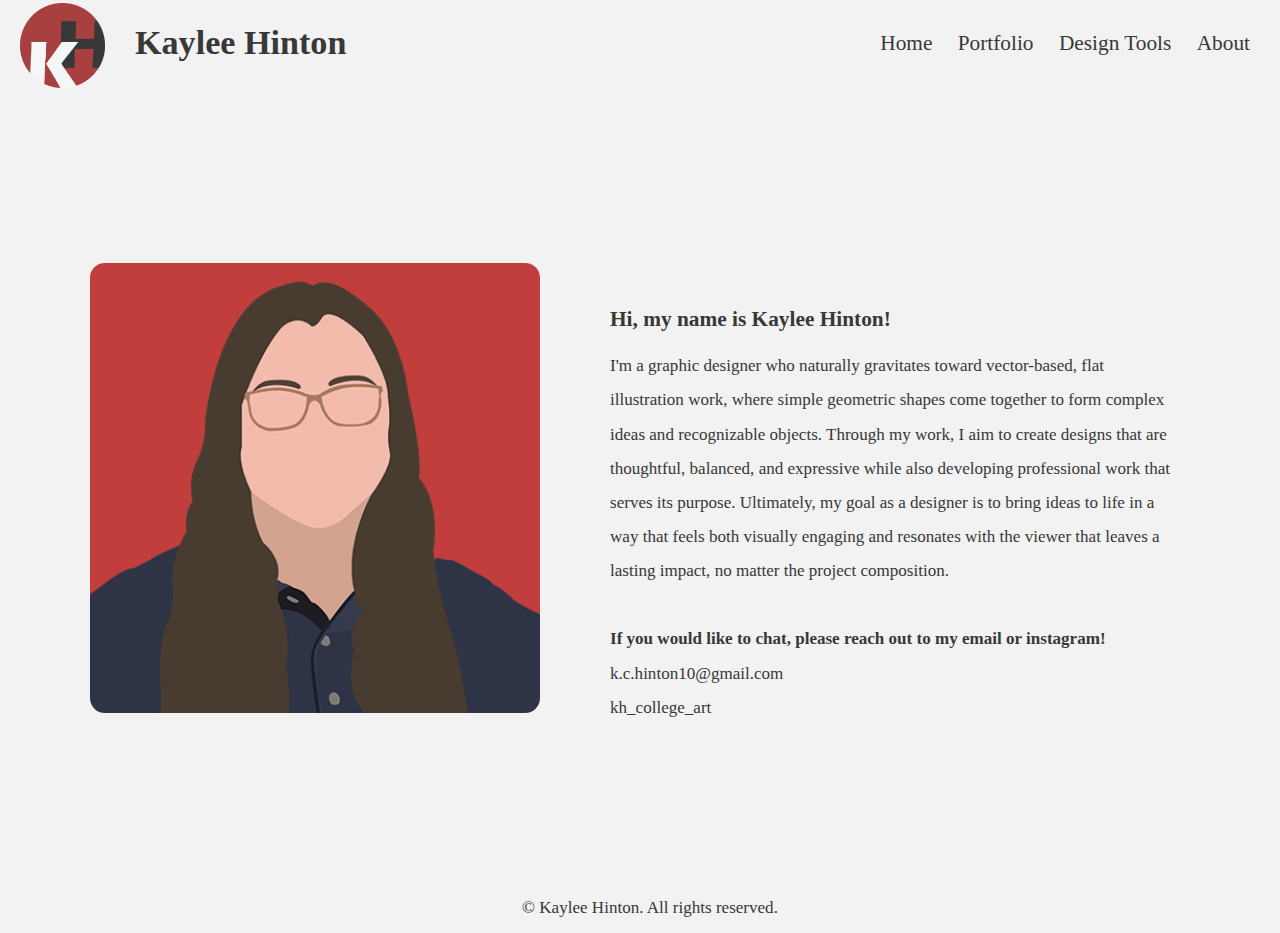
<file: about.html>
<!doctype html>
<html>
    <head>
        <meta charset="UTF-8">
        <title>Kaylee Hinton</title>
        <link rel="stylesheet" href="style.css">
    </head>

    <body>

        <nav class="navbar">
            <div class="brand">
                <a href="index.html"><img src="artwork/logo.png" alt="Personal Logo" class="logo"></a>
                <span class="name">Kaylee Hinton</span>
            </div>

            <ul id="nav">
                <li><a href="index.html"> Home </a></li>
                <li><a href="portfolio.html"> Portfolio </a></li> 
                <li><a href="tools.html"> Design Tools </a></li>
                <li><a href="about.html">About</a></li>
            </ul>
        </nav>

    
        <div id="pagewrap">

            <div class="about_me">

                <div id="portrait">
                    <img src="artwork/self-portrait.png" alt="Self Portrait">
                </div>

                <div id="about_text">
                    <h1>
                        Hi, my name is Kaylee Hinton!
                    </h1>
                    <p class="about">
                        I'm a graphic designer who naturally gravitates toward vector-based, flat illustration work, 
                        where simple geometric shapes come together to form complex ideas and recognizable objects. 
                        Through my work, I aim to create designs that are thoughtful, balanced, and expressive while also 
                        developing professional work that serves its purpose. Ultimately, my goal as a designer is to bring 
                        ideas to life in a way that feels both visually engaging and resonates with the viewer that leaves a 
                        lasting impact, no matter the project composition.

                        <br>
                        <br>
                        <span class="reach_out">If you would like to chat, please reach out to my email or instagram!</span>
                        <br>

                        <a href="mailto:k.c.hinton10@gmail.com" rel="noopener noreferrer">k.c.hinton10@gmail.com</a>
                        <br>
                        <a href="https://www.instagram.com/kh_college_art/" target="_blank">kh_college_art</a>
                    </p>

                </div>

            </div>

        </div>

        <footer>
            <span class="footer_name">© Kaylee Hinton. All rights reserved.</span>
        </footer>

    </body>






</html>
</file>
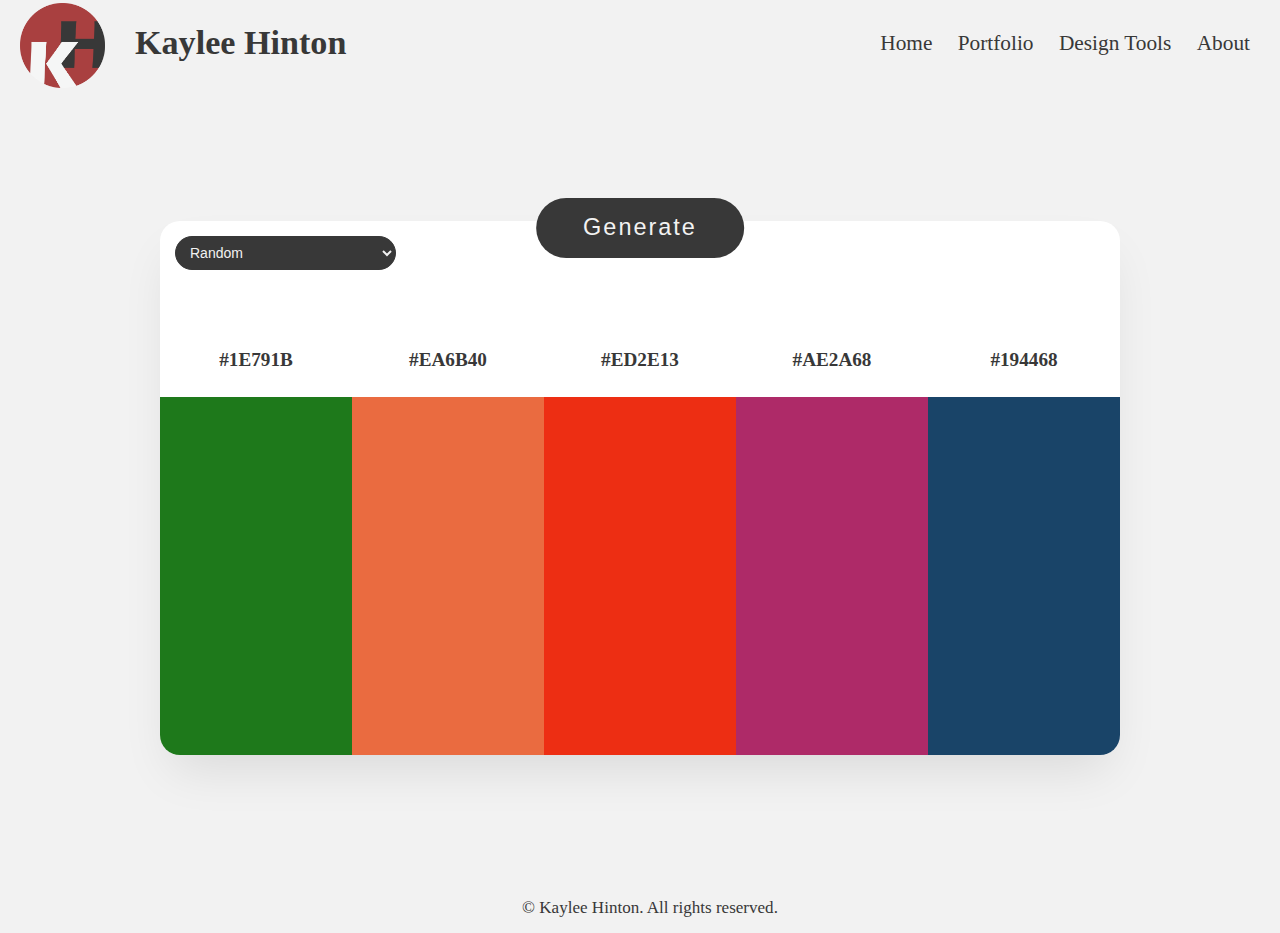
<file: color-palette.html>
<!doctype html>
<html>
    <head>
        <meta charset="UTF-8">
        <title>Kaylee Hinton</title>
        <link rel="stylesheet" href="style.css">
    </head>

    <body>
        <nav class="navbar">
            <div class="brand">
                <a href="index.html"><img src="artwork/logo.png" alt="Personal Logo" class="logo"></a>
                <span class="name">Kaylee Hinton</span>
            </div>

            <ul id="nav">
                <li><a href="index.html"> Home </a></li>
                <li><a href="portfolio.html"> Portfolio </a></li> <!--go to a page with different places to click for each group instead of drop down-->
                <li><a href="tools.html"> Design Tools </a></li> <!-- Follow Portfolio layout-->
                <li><a href="about.html">About</a></li>
            </ul>
        </nav>
    
        <div id="pagewrap">

            <div class="palette">

                <div id="harmonyOptions">
                    <select id="harmonySelect">
                        <option value="none">Random</option>
                        <option value="analogous">Analogous</option>
                        <option value="complementary">Complementary</option>
                        <option value="dscomplementary">Double Split Complementary</option>
                        <option value="rectangle">Rectangle</option>
                        <option value="splitcomplementary">Split Complementary</option>
                        <option value="tetradic">Tetradic</option>
                        <option value="triad">Triad</option>
                    </select>
                </div>

                <button id="generateButton">Generate</button>

                <div class="colors">
                    <div class="color-container">
                        <h4 class="hex">#1234</h4>
                        <div class="color"></div>
                        <div class="lock-wrap">
                            <img class="lock-icon" src="artwork/Lock.png">
                        </div>
                    </div>

                    <div class="color-container">
                        <h4 class="hex">#1234</h4>
                        <div class="color"></div>
                        <div class="lock-wrap">
                            <img class="lock-icon" src="artwork/Lock.png">
                        </div>
                    </div>

                    <div class="color-container">
                        <h4 class="hex">#1234</h4>
                        <div class="color"></div>
                        <div class="lock-wrap">
                            <img class="lock-icon" src="artwork/Lock.png">
                        </div>
                    </div>

                    <div class="color-container">
                        <h4 class="hex">#1234</h4>
                        <div class="color"></div>
                        <div class="lock-wrap">
                            <img class="lock-icon" src="artwork/Lock.png">
                        </div>
                    </div>

                    <div class="color-container">
                        <h4 class="hex">#1234</h4>
                        <div class="color"></div>
                        <div class="lock-wrap">
                            <img class="lock-icon" src="artwork/Lock.png">
                        </div>
                    </div>
                </div>
            </div>

            <div id="customColorPicker">

                <canvas id="colorCanvas" width="220" height="200"></canvas>

                    <div class="hue-slider">
                        <div class="hue-bar"></div>
                        <div class="hue-handle"></div>

                    </div>

                    <div id="previewColor" class="preview-row"></div>

                        <button id="confirmColor">Confirm</button>
            </div>

            <script>
                const colorContainers = document.querySelectorAll('.colors > div');
                const colorBlocks = document.querySelectorAll('.color');
                const hexLabels = document.querySelectorAll('.hex');
                const generateButton = document.getElementById('generateButton');
                const confirmButton = document.getElementById('confirmColor')
                const harmonySelect = document.getElementById('harmonySelect')

                const popup = document.getElementById("customColorPicker");
                const canvas = document.getElementById("colorCanvas");
                const ctx = canvas.getContext('2d');
                const previewBox = document.getElementById("previewColor");
                const hueBar = document.querySelector('.hue-bar')
                const hueHandle = document.querySelector('.hue-handle')

                const lockImg = 'artwork/Lock.png';

                let selectedBox = null;
                let selectedIndex = null;
                let hue = 0;
                let dragging = false;
                let currentBaseColor = null;
                let complementaryPair = null;

                let locked = Array(colorBlocks.length).fill(false);

                hueHandle.addEventListener('mousedown', () => dragging = true);
                document.addEventListener('mouseup', () => dragging = false);

                colorContainers.forEach((container, i) => {
                    const lockWrap = container.querySelector('.lock-wrap');
                    const colorBlock = container.querySelector('.color');

                    lockWrap.addEventListener('click', (e) => {
                        e.stopPropagation();
                        locked[i] = !locked[i];

                        if (locked[i]) {
                            container.classList.add('locked');
                        } else {
                            container.classList.remove('locked');
                        }
                    });

                    colorBlock.addEventListener('click', () => {
                        if(!locked[i]) openPicker(colorBlock, i);
                    }); 
                });

                // Random color generation
                function generateColors() {
                    colorContainers.forEach(c => c.style.display = 'block');
                    colorBlocks.forEach((block, i) => {
                        if (!locked[i]) {
                            const randomColor = "#" + Math.floor(Math.random() * 16777215).toString(16).padStart(6, "0").toUpperCase();

                            colorBlocks[i].style.background = randomColor;

                            hexLabels[i].textContent = randomColor;
                        }
                    });
                }
                
                function analogousColors() {
                    let baseColor;
                    const lockedIndices = [0, 1, 2, 3, 4].filter(i => locked[i]);

                    if (lockedIndices.length > 1) {
                        alert("Analogous palette can only use 1 locked color. Please unlock others.")
                        return;
                    }

                    let lockedIndex = null;

                    if (lockedIndices.length === 1) {
                        lockedIndex = lockedIndices[0];
                        baseColor = hexLabels[lockedIndex].textContent;

                        locked[lockedIndex] = false;
                        colorContainers[lockedIndex].classList.remove('locked');
                        locked[0] = true;
                    } else {
                        const r = Math.floor(Math.random() * 256);
                        const g = Math.floor(Math.random() * 256);
                        const b = Math.floor(Math.random() * 256)
                        baseColor = `rgb(${r}, ${g}, ${b})`;
                        locked[0] = false;
                    }

                    let baseR, baseG, baseB;

                    if (baseColor.startsWith('#')) {
                        const bigint = parseInt(baseColor.slice(1), 16);
                        baseR = (bigint >> 16) & 255;
                        baseG = (bigint >> 8) & 255;
                        baseB = bigint & 255;
                    } else {
                        [baseR, baseG, baseB] = baseColor.match(/\d+/g).map(Number);
                    }

                    const hsl = rgbToHsl(baseR, baseG, baseB);

                    const analogous1 = hslToRgb((hsl.h + 30) % 360, hsl.s, hsl.l);
                    const analogous2 = hslToRgb((hsl.h + 330) % 360, hsl.s, hsl.l);

                    analogousPair = [
                        { r: baseR, g: baseG, b: baseB },
                        { r: analogous1.r, g: analogous1.g, b: analogous1.b},
                        { r: analogous2.r, g: analogous2.g, b: analogous2.b }
                    ];

                    colorContainers.forEach(c => c.style.display = 'none');

                    for (let i = 0; i < analogousPair.length; i++) {
                        const container = colorContainers[i];
                        const block = colorBlocks[i];
                        const label = hexLabels[i];

                        container.style.display = 'block';

                        const color = analogousPair[i];
                        block.style.background = `rgb(${color.r}, ${color.g}, ${color.b})`;
                        label.textContent = rgbToHex(color.r, color.g, color.b);

                        if (i ===0 && lockedIndex !== null) {
                            container.classList.add('locked');
                        } else {
                            container.classList.remove('locked');
                        }
                    }

                    for (let i = analogousPair.length; i < colorContainers.length; i++) {
                        colorContainers[i].style.display = 'none';
                    }
                }

                // Complementary color generation
                function complementaryColors() {
                    let baseColor;
                    const lockedIndices = [0, 1, 2, 3, 4].filter(i => locked[i]);

                    if (lockedIndices.length > 1) {
                        alert("Complementary palette can only use 1 locked color. Please unlock others.");
                        return;
                    }

                    let lockedIndex = null;

                    if (lockedIndices.length === 1) {
                        lockedIndex = lockedIndices[0];
                        baseColor = hexLabels[lockedIndices[0]].textContent;

                        locked[lockedIndex] = false;
                        colorContainers[lockedIndex].classList.remove('locked');
                        locked[0] = true;

                    } else {
                        const r = Math.floor(Math.random() * 256);
                        const g = Math.floor(Math.random() * 256);
                        const b = Math.floor(Math.random() * 256);
                        baseColor = `rgb(${r}, ${g}, ${b})`;

                        locked[0] = false;
                    }

                    let baseR, baseG, baseB;

                    if (baseColor.startsWith('#')) {
                        const bigint = parseInt(baseColor.slice(1), 16);
                        baseR = (bigint >> 16) & 255;
                        baseG = (bigint >> 8) & 255;
                        baseB = bigint & 255;
                    } else {
                        [baseR, baseG, baseB] = baseColor.match(/\d+/g).map(Number);
                    }

                    const hsl = rgbToHsl(baseR, baseG, baseB);
                    const compH = (hsl.h + 180) % 360;
                    const compRgb = hslToRgb(compH, hsl.s, hsl.l);

                    let complementaryPair = [
                        { r: baseR, g: baseG, b: baseB },
                        { r: compRgb.r, g: compRgb.g, b: compRgb.b }
                    ];

                    colorContainers.forEach(c => c.style.display = 'none');

                    for (let i = 0; i < 2; i++) {
                        const container = colorContainers[i];
                        const block = colorBlocks[i];
                        const label = hexLabels[i];

                        container.style.display = 'block';

                        const color = complementaryPair[i];

                        block.style.background = `rgb(${color.r}, ${color.g}, ${color.b})`;
                        label.textContent = rgbToHex(color.r, color.g, color.b);

                        if (i === 0 && lockedIndex !== null) {
                            container.classList.add('locked');
                        } else {
                        container.classList.remove('locked');
                        }
                    }

                    for (let i = 2; i < colorContainers.length; i++) {
                        colorContainers[i].style.display = 'none';
                    }
                }

                // Double Split Complementary
                function doubleSplitComplementaryColors() {
                    let baseColor;
                    const lockedIndices = [0, 1, 2, 3, 4].filter(i => locked[i]);

                    if (lockedIndices.length > 1) {
                        alert("Double Split Complementary palette can only use 1 locked color. Please unlock others.")
                        return;
                    }

                    let lockedIndex = null;

                    if (lockedIndices.length === 1) {
                        lockedIndex = lockedIndices[0];
                        baseColor = hexLabels[lockedIndex].textContent;

                        locked[lockedIndex] = false;
                        colorContainers[lockedIndex].classList.remove('locked');
                        locked[0] = true;
                    } else {
                        const r = Math.floor(Math.random() * 256);
                        const g = Math.floor(Math.random() * 256);
                        const b = Math.floor(Math.random() * 256)
                        baseColor = `rgb(${r}, ${g}, ${b})`;
                        locked[0] = false;
                    }

                    let baseR, baseG, baseB;

                    if (baseColor.startsWith('#')) {
                        const bigint = parseInt(baseColor.slice(1), 16);
                        baseR = (bigint >> 16) & 255;
                        baseG = (bigint >> 8) & 255;
                        baseB = bigint & 255;
                    } else {
                        [baseR, baseG, baseB] = baseColor.match(/\d+/g).map(Number);
                    }

                    const hsl = rgbToHsl(baseR, baseG, baseB);

                    const dsc1 = hslToRgb((hsl.h + 150) % 360, hsl.s, hsl.l);
                    const dsc2 = hslToRgb((hsl.h + 210) % 360, hsl.s, hsl.l);
                    const dsc3 = hslToRgb((hsl.h + 330) % 360, hsl.s, hsl.l);
                    const dsc4 = hslToRgb((hsl.h + 30) % 360, hsl.s, hsl.l);

                    const dscPair = [
                        { r: baseR, g: baseG, b: baseB },
                        { r: dsc1.r, g: dsc1.g, b: dsc1.b},
                        { r: dsc2.r, g: dsc2.g, b: dsc2.b },
                        { r: dsc3.r, g: dsc3.g, b: dsc3.b },
                        { r: dsc4.r, g: dsc4.g, b: dsc4.b },
                    ];
                    
                    colorContainers.forEach(c => c.style.display = 'none');

                    for (let i = 0; i < dscPair.length; i++) {
                        const container = colorContainers[i];
                        const block = colorBlocks[i];
                        const label = hexLabels[i];

                        container.style.display = 'block';

                        const color = dscPair[i];
                        block.style.background = `rgb(${color.r}, ${color.g}, ${color.b})`;
                        label.textContent = rgbToHex(color.r, color.g, color.b);

                        if (i ===0 && lockedIndex !== null) {
                            container.classList.add('locked');
                        } else {
                            container.classList.remove('locked');
                        }
                    }

                    for (let i = dscPair.length; i < colorContainers.length; i++) {
                        colorContainers[i].style.display = 'none';
                    }
                }

                function rectangleColors() {
                    let baseColor;
                    const lockedIndices = [0, 1, 2, 3, 4].filter(i => locked[i]);

                    if (lockedIndices.length > 1) {
                        alert("Rectangle palette can only use 1 locked color. Please unlock others.")
                        return;
                    }

                    let lockedIndex = null;

                    if (lockedIndices.length === 1) {
                        lockedIndex = lockedIndices[0];
                        baseColor = hexLabels[lockedIndex].textContent;

                        locked[lockedIndex] = false;
                        colorContainers[lockedIndex].classList.remove('locked');
                        locked[0] = true;
                    } else {
                        const r = Math.floor(Math.random() * 256);
                        const g = Math.floor(Math.random() * 256);
                        const b = Math.floor(Math.random() * 256)
                        baseColor = `rgb(${r}, ${g}, ${b})`;
                        locked[0] = false;
                    }

                    let baseR, baseG, baseB;

                    if (baseColor.startsWith('#')) {
                        const bigint = parseInt(baseColor.slice(1), 16);
                        baseR = (bigint >> 16) & 255;
                        baseG = (bigint >> 8) & 255;
                        baseB = bigint & 255;
                    } else {
                        [baseR, baseG, baseB] = baseColor.match(/\d+/g).map(Number);
                    }

                    const hsl = rgbToHsl(baseR, baseG, baseB);

                    const rect1 = hslToRgb((hsl.h + 60) % 360, hsl.s, hsl.l);
                    const rect2 = hslToRgb((hsl.h + 180) % 360, hsl.s, hsl.l);
                    const rect3 = hslToRgb((hsl.h + 240) % 360, hsl.s, hsl.l);

                    rectPair = [
                        { r: baseR, g: baseG, b: baseB },
                        { r: rect1.r, g: rect1.g, b: rect1.b},
                        { r: rect2.r, g: rect2.g, b: rect2.b },
                        { r: rect3.r, g: rect3.g, b: rect3.b },
                    ];
                    
                    colorContainers.forEach(c => c.style.display = 'none');

                    for (let i = 0; i < rectPair.length; i++) {
                        const container = colorContainers[i];
                        const block = colorBlocks[i];
                        const label = hexLabels[i];

                        container.style.display = 'block';

                        const color = rectPair[i];
                        block.style.background = `rgb(${color.r}, ${color.g}, ${color.b})`;
                        label.textContent = rgbToHex(color.r, color.g, color.b);

                        if (i ===0 && lockedIndex !== null) {
                            container.classList.add('locked');
                        } else {
                            container.classList.remove('locked');
                        }
                    }

                    for (let i = rectPair.length; i < colorContainers.length; i++) {
                        colorContainers[i].style.display = 'none';
                    }
                }


                function splitComplementaryColors() {
                    let baseColor;
                    const lockedIndices = [0, 1, 2, 3, 4].filter(i => locked[i]);

                    if (lockedIndices.length > 1) {
                        alert("Split Complementary palette can only use 1 locked color. Please unlock others.")
                        return;
                    }

                    let lockedIndex = null;

                    if (lockedIndices.length === 1) {
                        lockedIndex = lockedIndices[0];
                        baseColor = hexLabels[lockedIndex].textContent;

                        locked[lockedIndex] = false;
                        colorContainers[lockedIndex].classList.remove('locked');
                        locked[0] = true;
                    } else {
                        const r = Math.floor(Math.random() * 256);
                        const g = Math.floor(Math.random() * 256);
                        const b = Math.floor(Math.random() * 256)
                        baseColor = `rgb(${r}, ${g}, ${b})`;
                        locked[0] = false;
                    }

                    let baseR, baseG, baseB;

                    if (baseColor.startsWith('#')) {
                        const bigint = parseInt(baseColor.slice(1), 16);
                        baseR = (bigint >> 16) & 255;
                        baseG = (bigint >> 8) & 255;
                        baseB = bigint & 255;
                    } else {
                        [baseR, baseG, baseB] = baseColor.match(/\d+/g).map(Number);
                    }

                    const hsl = rgbToHsl(baseR, baseG, baseB);

                    const sc1 = hslToRgb((hsl.h + 150) % 360, hsl.s, hsl.l);
                    const sc2 = hslToRgb((hsl.h + 210) % 360, hsl.s, hsl.l);

                    const scPair = [
                        { r: baseR, g: baseG, b: baseB },
                        { r: sc1.r, g: sc1.g, b: sc1.b},
                        { r: sc2.r, g: sc2.g, b: sc2.b }
                    ];
                    
                    colorContainers.forEach(c => c.style.display = 'none');

                    for (let i = 0; i < scPair.length; i++) {
                        const container = colorContainers[i];
                        const block = colorBlocks[i];
                        const label = hexLabels[i];

                        container.style.display = 'block';

                        const color = scPair[i];
                        block.style.background = `rgb(${color.r}, ${color.g}, ${color.b})`;
                        label.textContent = rgbToHex(color.r, color.g, color.b);

                        if (i ===0 && lockedIndex !== null) {
                            container.classList.add('locked');
                        } else {
                            container.classList.remove('locked');
                        }
                    }

                    for (let i = scPair.length; i < colorContainers.length; i++) {
                        colorContainers[i].style.display = 'none';
                    }
                }

                function tetradicColors() {
                    let baseColor;
                    const lockedIndices = [0, 1, 2, 3, 4].filter(i => locked[i]);

                    if (lockedIndices.length > 1) {
                        alert("Tetradic palette can only use 1 locked color. Please unlock others.")
                        return;
                    }

                    let lockedIndex = null;

                    if (lockedIndices.length === 1) {
                        lockedIndex = lockedIndices[0];
                        baseColor = hexLabels[lockedIndex].textContent;

                        locked[lockedIndex] = false;
                        colorContainers[lockedIndex].classList.remove('locked');
                        locked[0] = true;
                    } else {
                        const r = Math.floor(Math.random() * 256);
                        const g = Math.floor(Math.random() * 256);
                        const b = Math.floor(Math.random() * 256)
                        baseColor = `rgb(${r}, ${g}, ${b})`;
                        locked[0] = false;
                    }

                    let baseR, baseG, baseB;

                    if (baseColor.startsWith('#')) {
                        const bigint = parseInt(baseColor.slice(1), 16);
                        baseR = (bigint >> 16) & 255;
                        baseG = (bigint >> 8) & 255;
                        baseB = bigint & 255;
                    } else {
                        [baseR, baseG, baseB] = baseColor.match(/\d+/g).map(Number);
                    }

                    const hsl = rgbToHsl(baseR, baseG, baseB);

                    const tetradic1 = hslToRgb((hsl.h + 60) % 360, hsl.s, hsl.l);
                    const tetradic2 = hslToRgb((hsl.h + 180) % 360, hsl.s, hsl.l);
                    const tetradic3 = hslToRgb((hsl.h + 240) % 360, hsl.s, hsl.l);

                    const tetradicPair = [
                        { r: baseR, g: baseG, b: baseB },
                        { r: tetradic1.r, g: tetradic1.g, b: tetradic1.b},
                        { r: tetradic2.r, g: tetradic2.g, b: tetradic2.b },
                        { r: tetradic3.r, g: tetradic3.g, b: tetradic3.b },
                    ];
                    
                    colorContainers.forEach(c => c.style.display = 'none');

                    for (let i = 0; i < tetradicPair.length; i++) {
                        const container = colorContainers[i];
                        const block = colorBlocks[i];
                        const label = hexLabels[i];

                        container.style.display = 'block';

                        const color = tetradicPair[i];
                        block.style.background = `rgb(${color.r}, ${color.g}, ${color.b})`;
                        label.textContent = rgbToHex(color.r, color.g, color.b);

                        if (i ===0 && lockedIndex !== null) {
                            container.classList.add('locked');
                        } else {
                            container.classList.remove('locked');
                        }
                    }

                    for (let i = tetradicPair.length; i < colorContainers.length; i++) {
                        colorContainers[i].style.display = 'none';
                    }
                }

                function triadColors() {
                    let baseColor;
                    const lockedIndices = [0, 1, 2, 3, 4].filter(i => locked[i]);

                    if (lockedIndices.length > 1) {
                        alert("Triad palette can only use 1 locked color. Please unlock others.")
                        return;
                    }

                    let lockedIndex = null;

                    if (lockedIndices.length === 1) {
                        lockedIndex = lockedIndices[0];
                        baseColor = hexLabels[lockedIndex].textContent;

                        locked[lockedIndex] = false;
                        colorContainers[lockedIndex].classList.remove('locked');
                        locked[0] = true;
                    } else {
                        const r = Math.floor(Math.random() * 256);
                        const g = Math.floor(Math.random() * 256);
                        const b = Math.floor(Math.random() * 256)
                        baseColor = `rgb(${r}, ${g}, ${b})`;
                        locked[0] = false;
                    }

                    let baseR, baseG, baseB;

                    if (baseColor.startsWith('#')) {
                        const bigint = parseInt(baseColor.slice(1), 16);
                        baseR = (bigint >> 16) & 255;
                        baseG = (bigint >> 8) & 255;
                        baseB = bigint & 255;
                    } else {
                        [baseR, baseG, baseB] = baseColor.match(/\d+/g).map(Number);
                    }

                    const hsl = rgbToHsl(baseR, baseG, baseB);

                    const triad1 = hslToRgb((hsl.h + 120) % 360, hsl.s, hsl.l);
                    const triad2 = hslToRgb((hsl.h + 240) % 360, hsl.s, hsl.l);

                    triadPair = [
                        { r: baseR, g: baseG, b: baseB },
                        { r: triad1.r, g: triad1.g, b: triad1.b},
                        { r: triad2.r, g: triad2.g, b: triad2.b }
                    ];
                    
                    colorContainers.forEach(c => c.style.display = 'none');

                    for (let i = 0; i < triadPair.length; i++) {
                        const container = colorContainers[i];
                        const block = colorBlocks[i];
                        const label = hexLabels[i];

                        container.style.display = 'block';

                        const color = triadPair[i];
                        block.style.background = `rgb(${color.r}, ${color.g}, ${color.b})`;
                        label.textContent = rgbToHex(color.r, color.g, color.b);

                        if (i ===0 && lockedIndex !== null) {
                            container.classList.add('locked');
                        } else {
                            container.classList.remove('locked');
                        }
                    }

                    for (let i = triadPair.length; i < colorContainers.length; i++) {
                        colorContainers[i].style.display = 'none';
                    }
                }

                generateButton.addEventListener('click', () => {
                    if (harmonySelect.value === 'analogous') {
                        analogousColors();

                    } else if (harmonySelect.value === 'complementary') {
                        complementaryColors();
                    
                    } else if (harmonySelect.value === 'dscomplementary') {
                        doubleSplitComplementaryColors();

                    } else if (harmonySelect.value === 'rectangle') {
                        rectangleColors();
                    
                    } else if (harmonySelect.value === 'splitcomplementary') {
                        splitComplementaryColors();
                    
                    } else if (harmonySelect.value === 'tetradic') {
                        tetradicColors();

                    } else if (harmonySelect.value === 'triad') {
                        triadColors();

                    } else {
                        generateColors();
                    }
                });

                function rgbToHsl(r, g, b) {
                    r /= 255; g /= 255; b /= 255;
                    const max = Math.max(r, g, b), min = Math.min(r, g, b);
                    let h, s, l = (max + min) / 2;

                    if (max === min) h = s = 0;
                    else {
                        const d = max - min;
                        s = l > 0.5 ? d / (2 - max - min) : d / (max + min);
                        switch(max){
                            case r: h = ((g - b) / d + (g < b ? 6 : 0)); break;
                            case g: h = ((b - r) / d + 2); break;
                            case b: h = ((r - g) / d + 4); break;
                        }
                        h /= 6;
                    }
                    return{h: h*360, s: s, l: l};
                }

                function hslToRgb(h, s, l){
                    h /= 360;
                    let r, g, b;

                    if(s === 0) r = g = b = l;
                    else {
                        const hue2rgb = (p, q, t) => {
                            if(t < 0) t += 1;
                            if(t > 1) t -= 1;
                            if(t < 1/6) return p + (q - p) * 6 * t;
                            if(t < 1/2) return q;
                            if(t < 2/3) return p + (q - p) * (2/3 - t) * 6;
                            return p;
                        }

                        const q = l < 0.5 ? l * (1 + s) : l + s - l * s;
                        const p = 2 * l - q;

                        r = hue2rgb(p, q, h + 1/3);
                        g = hue2rgb(p, q, h);
                        b = hue2rgb(p , q, h - 1/3);
                    }
                    return { r: Math.round(r*255), g: Math.round(g*255), b: Math.round(b*255) };
                }

                function openPicker(block, index) {
                    selectedBox = block;
                    selectedIndex = index;

                    popup.style.display = 'block';
                    const rect = block.getBoundingClientRect();

                    const popupHeight = popup.offsetHeight;
                    popup.style.top = rect.top + window.scrollY - popupHeight + 'px';
                    popup.style.left = rect.left + window.scrollX + 'px';

                    selectedColor = window.getComputedStyle(block).backgroundColor;
                    updatePreviewColor(...selectedColor.match(/\d+/g).map(Number));

                    currentBaseColor = selectedColor;
                    
                    drawSpectrum();
                }

                function drawSpectrum() {
                    const width = canvas.width;
                    const height = canvas.height;

                    let [r, g, b] = hueToRgb(hue);
                    ctx.fillStyle = `rgb(${r}, ${g}, ${b})`;
                    ctx.fillRect(0, 0, width, height);

                    const whiteGradient = ctx.createLinearGradient(0, 0, width, 0);
                    whiteGradient.addColorStop(0, "white");
                    whiteGradient.addColorStop(1, "rgba(255, 255, 255, 0)");
                    ctx.fillStyle = whiteGradient;
                    ctx.fillRect(0, 0, width, height);

                    const blackGradient = ctx.createLinearGradient(0, 0, 0, height);
                    blackGradient.addColorStop(0, "rgba(0, 0, 0, 0)");
                    blackGradient.addColorStop(1, "black");
                    ctx.fillStyle = blackGradient;
                    ctx.fillRect(0, 0, width, height);
                }

                function rgbToHex(r, g, b) {
                    const clamp = n => Math.max(0, Math.min(255, Math.round(n)));
                    return "#" + [r, g, b].map(clamp).map(n => n.toString(16).padStart(2, '0')).join('').toUpperCase();
                }

                function hueToRgb(h) {
                    h = h % 360;
                    let c = 255;
                    let x = Math.floor((1 - Math.abs((h / 60) % 2 - 1)) * 255);

                    if (h < 60) return [c, x, 0];
                    if (h < 120) return [x, c, 0];
                    if (h < 180) return [0, c, x];
                    if (h < 240) return [0, x, c];
                    if (h < 300) return [x, 0, c];

                    return [c, 0, x];
                }

                function getPixelRGB(x, y) {
                    const pixel = ctx.getImageData(x, y, 1, 1).data;
                    const [r, g, b] = pixel;
                    return {r, g, b };
                }

                function updatePreviewColor(r, g, b) {
                    previewBox.style.background = `rgb(${r}, ${g}, ${b})`;
                }

                function closePicker() {
                    popup.style.display ='none';
                }

                function applyHexInput(label, index) {
                    let hex = label.textContent.trim();

                    if (!hex.startsWith('#')) hex = '#' + hex;

                    if (/^#[0-9A-Fa-f]{6}$/.test(hex)) {
                        colorBlocks[index].style.background = hex;
                        label.textContent = hex.toUpperCase();
                    } else {
                        const currentColor = window.getComputedStyle(colorBlocks[index]).backgroundColor;
                        const rgb = currentColor.match(/\d+/g).map(Number);
                        const fallbackHex = '#' + rgb.map( n => n.toString(16).padStart(2, "0")).join('').toUpperCase();
                        label.textContent = fallbackHex.toUpperCase();
                        alert("Invalid hex code")
                    }
                    label.contentEditable = false;
                }

                canvas.addEventListener('click',(e) =>{
                    const rect = canvas.getBoundingClientRect();

                    const scaleX = canvas.width / rect.width;
                    const scaleY = canvas.height / rect.height;

                    const x = Math.floor(e.clientX - rect.left) * scaleX;
                    const y = Math.floor(e.clientY - rect.top) * scaleY;

                    const {r, g, b} = getPixelRGB(x, y);
                    updatePreviewColor(r, g, b);

                    currentBaseColor = `rgb(${r}, ${g}, ${b})`;
                });
                
                document.addEventListener('mousemove', (e) => {
                    if (!dragging) return;

                    const rect = hueBar.getBoundingClientRect();
                    let x = e.clientX - rect.left;
                    x = Math.max(0, Math.min(rect.width, x));

                    const percent = (x / rect.width) * 100;

                    hueHandle.style.left = percent + "%";

                    hue = Math.round((x / rect.width) * 360);
                    drawSpectrum()
                });

                hueBar.addEventListener('click', (e) => {
                    const rect = hueBar.getBoundingClientRect();
                    let x = e.clientX - rect.left;
                    x = Math.max(0, Math.min(rect.width, x));

                    hueHandle.style.left = `${(x / rect.width) * 100}%`;
                    hue = Math.round((x / rect.width) * 360);
                    drawSpectrum();
                });

                confirmButton.addEventListener('click', () => {
                    const rgb = previewBox.style.background.match(/\d+/g).map(Number);
                    const [r, g, b] = rgb
                   
                    const hex = "#" +
                                r.toString(16).padStart(2, "0").toUpperCase() +
                                g.toString(16).padStart(2, "0").toUpperCase() +
                                b.toString(16).padStart(2, "0").toUpperCase();

                    selectedBox.style.background = `rgb(${r}, ${g}, ${b})`;
                    hexLabels[selectedIndex].textContent = hex;

                    closePicker();
                });

                hexLabels.forEach((label, i) => {
                    label.addEventListener('click', () => {
                        label.contentEditable = true;
                        label.focus();
                    });

                    label.addEventListener('blur', () => {
                        applyHexInput(label, i);
                    });

                    label.addEventListener('keydown', () =>{
                        if (e.key === 'Enter') {
                            e.preventDefault();
                            label.blur();
                        }
                    });
                });

                generateColors();
            </script>
        </div>

        <footer>
            <span class="footer_name">© Kaylee Hinton. All rights reserved.</span>
        </footer>

    </body>

</html>
</file>
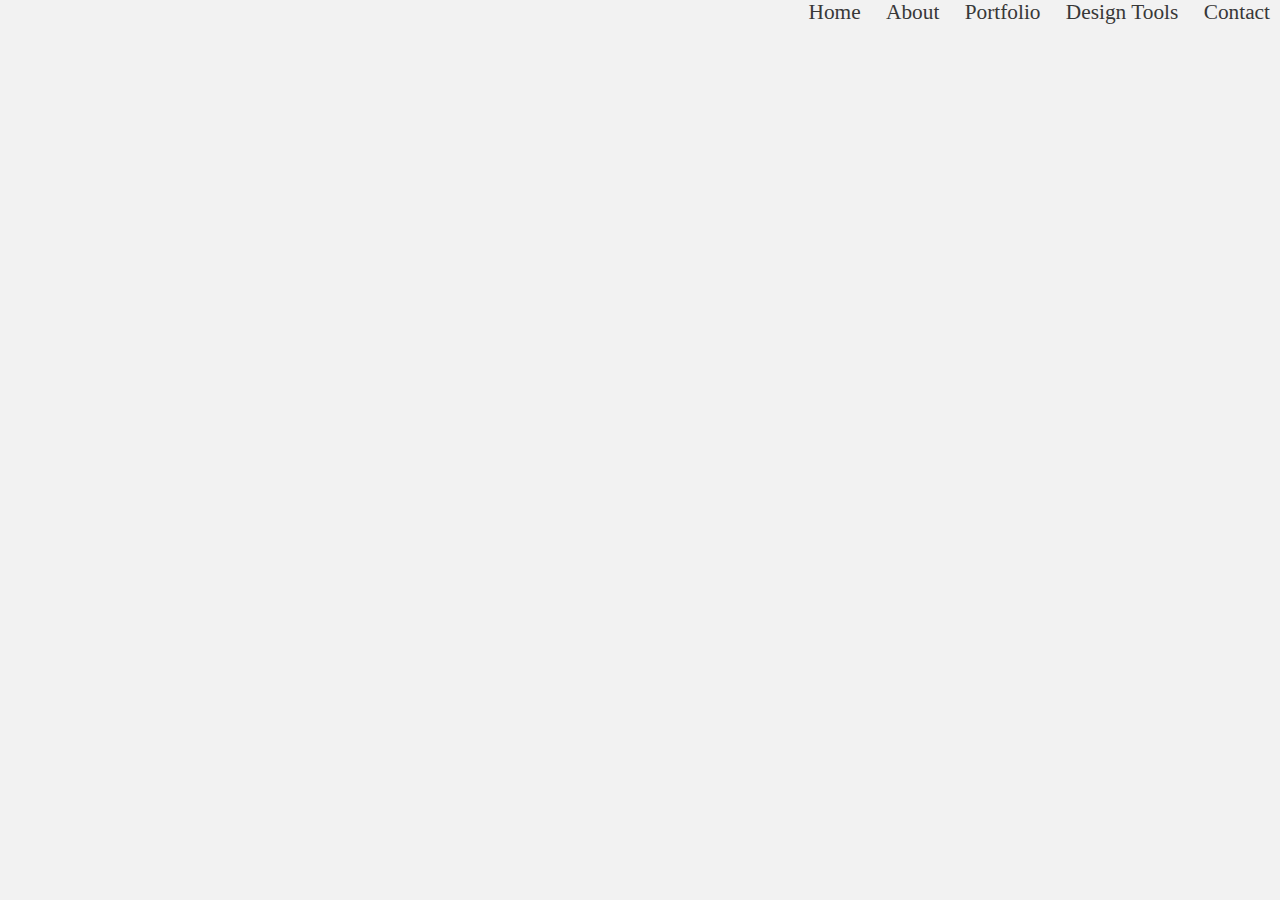
<file: contact.html>
<!doctype html>
<html>
    <head>
        <meta charset="UTF-8">
        <title>Kaylee Hinton</title>
        <link rel="stylesheet" href="style.css">
    </head>

    <ul id="nav">
        <li><a href="index.html"> Home </a></li>
        <li><a href="about.html">About</a></li>
        <li><a href="portfolio.html"> Portfolio </a></li> <!--go to a page with different places to click for each group instead of drop down-->
        <li><a href="tools.html"> Design Tools </a></li> <!-- Follow Portfolio layout-->
        <li><a href="contact.html"> Contact </a></li>
    </ul>

</html>
</file>
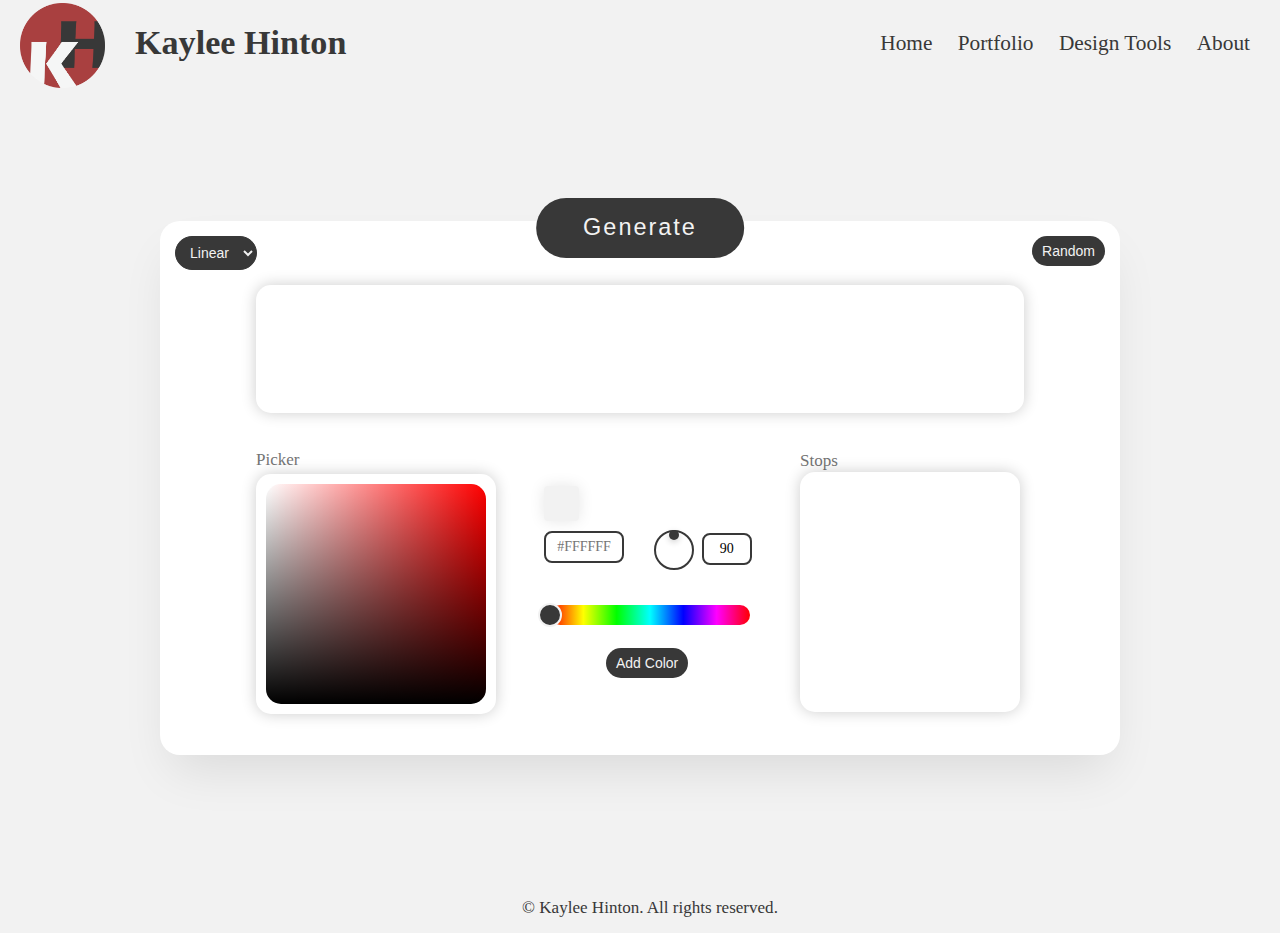
<file: gradient.html>
<!doctype html>
<html>
    <head>
        <meta charset="UTF-8">
        <title>Kaylee Hinton</title>
        <link rel="stylesheet" href="style.css">
    </head>

    <body>

        <nav class="navbar">
            <div class="brand">
                <a href="index.html"><img src="artwork/logo.png" alt="Personal Logo" class="logo"></a>
                <span class="name">Kaylee Hinton</span>
            </div>

            <ul id="nav">
                <li><a href="index.html"> Home </a></li>
                <li><a href="portfolio.html"> Portfolio </a></li>
                <li><a href="tools.html"> Design Tools </a></li>
                <li><a href="about.html">About</a></li>
            </ul>
        </nav>

        <div id="pagewrap">
            
            <div class="gradient-palette">

                <div id="gradientOptions">
                    <select id="gradientSelect">
                       <!-- <option value="blurred">Blurred</option> -->
                       <!-- <option value="conic">Conic</option> -->
                       <!-- <option value="diamond">Diamond</option> -->
                        <option value="linear">Linear</option> 
                        <option value="radial">Radial</option>
                       <!-- <option value="reflected">Reflected</option> -->
                       <!-- <option value="repeating">Repeating</option> -->
                    </select>
                </div>

                <button id="generateButton" class="generateButton">Generate</button>

                <button id="randomButton" class="randomButton">Random</button>

                <div id="gradientPreview"></div>
                
                <div id="gradientColorPWrap">

                    <p class="picker">Picker</p>
                    
                    <div id="gradientColorPicker">
                        <canvas id="gradientCanvas"></canvas>
                    </div>
                </div>
                
                <div class="hex-control">
                    <div class="hex-preview"></div>
                    <input id="hex-input" type="text" class="hex-input" placeholder="#FFFFFF">
                </div>

                <div class="angle-tool">
                    <div class="angle-dial">
                        <div class="angle-handle"></div>
                    </div>
                </div>
 
                <div class="angle-input-row">
                    <input type="number" class="angle-input" min="0" max="360" value="90">
                </div>


                <div class="color-slider">
                    <div class="hue-bar"></div>
                    <div class="hue-handle"></div>
                </div>

                <button id="addColor">Add Color</button>
            
                <div id="gradientPanelWrap">

                    <p class="stops">Stops</p>

                    <div id="gradientStopsPanel">
                        <div id="gradientColors">
                            <div class="color-stop">
                                <div class="stop-preview"></div>
                                <span class="stop-value">#FF0000</span>
                                <button class="remove-stop">X</button>
                            </div>
                        </div>
                    </div>
                </div>
            </div>
        </div>

            <script>
                 
                const canvas = document.getElementById("gradientCanvas");
                const hexInput = document.getElementById("hex-input");
                const stopsContainer = document.getElementById("gradientColors");
                const addColorBtn = document.getElementById("addColor");
                const gradientPreview = document.getElementById("gradientPreview");
                const randomButton = document.getElementById("randomButton");
                const generateButton = document.getElementById("generateButton");
                const gradientSelect = document.getElementById("gradientSelect");

                const ctx = canvas.getContext('2d');

                const slider = document.querySelector(".color-slider");
                const handle = document.querySelector(".hue-handle");
                const previewBox = document.querySelector(".hex-preview")
                const dial = document.querySelector(".angle-dial");
                const angleHandle = document.querySelector(".angle-handle");
                const angleInput = document.querySelector(".angle-input");

                let gradientType = gradientSelect.value
                let hue = 0;
                let angle = 90;
                let hueDragging = false;
                let angleDragging = false;
                let colorStops = [];
                let randomMode = false;

                window.addEventListener("resize", resizeCanvas);

                function generateRandomStops() {
                    colorStops = [
                        { hex: getRandomHex() },
                        { hex: getRandomHex() },
                        { hex: getRandomHex() }
                    ];
                    renderStops();
                }

                function updateGradientPreview() {
                    if (colorStops.length === 0) {
                        gradientPreview.style.background = "transparent";
                        return;
                    }

                    if (colorStops.length === 1) {
                        gradientPreview.style.background = colorStops[0].hex;
                        return
                    }

                    const step = 100 / (colorStops.length - 1);

                    const gradientString = colorStops
                        .map((stop, index) => {
                            const position = index * step;
                            return `${stop.hex} ${position}%`;
                    })
                        .join(", ");

                    if (gradientType === "linear") {
                        gradientPreview.style.background =
                        `linear-gradient(${angle}deg, ${gradientString})`;
                    }

                    if (gradientType === "radial") {
                        gradientPreview.style.background =
                        `radial-gradient(circle, ${gradientString})`;
                    }
                }

                function drawColorCanvas(hue) {
                    const width = canvas.width;
                    const height = canvas.height;

                    let [r, g, b] = hueToRgb(hue);
                    ctx.fillStyle = `rgb(${r}, ${g}, ${b})`;
                    ctx.fillRect(0, 0, width, height);

                    const whiteGradient = ctx.createLinearGradient(0, 0, width, 0);
                    whiteGradient.addColorStop(0, "white");
                    whiteGradient.addColorStop(1, "rgba(255, 255, 255, 0)");
                    ctx.fillStyle = whiteGradient;
                    ctx.fillRect(0, 0, width, height);

                    const blackGradient = ctx.createLinearGradient(0, 0, 0, height);
                    blackGradient.addColorStop(0, "rgba(0, 0, 0, 0)");
                    blackGradient.addColorStop(1, "black");
                    ctx.fillStyle = blackGradient;
                    ctx.fillRect(0, 0, width, height);
                }

                function resizeCanvas() {
                    const rect = canvas.getBoundingClientRect();

                    canvas.width = rect.width;
                    canvas.height = rect.height;
                    
                    drawColorCanvas(hue);
                }

                function setHueFromEvent(e) {
                    const rect = slider.getBoundingClientRect();
                    const handleWidth = handle.offsetWidth;
                    let x = e.clientX - rect.left;

                    x = Math.max(0, Math.min(rect.width, x));

                    const percent = x / rect.width;

                    hue = Math.round(percent * 360);

                    handle.style.left = `${percent * rect.width - handleWidth / 20}px`;

                    drawColorCanvas(hue);
                }

                function getPixelRGB(x, y) {
                    const pixel = ctx.getImageData(x, y, 1, 1).data;
                    const [r, g, b] = pixel;
                    return {r, g, b };
                }

                function updatePreviewColor(r, g, b) {
                    previewBox.style.background = `rgb(${r}, ${g}, ${b})`;
                    currentBaseColor = `rgb(${r}, ${g}, ${b})`;
                }

                function setAngle(newAngle) {
                    angle = ((newAngle % 360) + 360) % 360;

                    angleInput.value = Math.round(angle);

                    updateDial(angle);
                    updateGradientPreview();
                }

                function updateDial(angle) {
                    dial.style.transform = `rotate(${angle}deg)`;
                }

                function renderStops() {
                    stopsContainer.innerHTML = "";

                    if (colorStops.length === 0) {
                        stopsContainer.style.display = "none";
                        return;
                    } else {
                        stopsContainer.style.display = "block";
                    }

                    colorStops.forEach((stop, index) => {
                        const stopEl = document.createElement("div");
                        stopEl.classList.add("color-stop");

                        stopEl.innerHTML = `
                        <div class="stop-preview" style="background:${stop.hex}"></div>
                        <span class="stop-value" contenteditable="true">${stop.hex}</span>
                        <button class="remove-stop">X</button>
                        `;

                        stopEl.querySelector(".remove-stop").addEventListener("click", () => {
                            colorStops.splice(index, 1);
                            renderStops();
                        });

                        const label = stopEl.querySelector(".stop-value");

                        label.addEventListener("blur", () => {
                            let hex = label.textContent.trim();

                            if(!hex.startsWith("#")) hex = "#" + hex;

                            const rgb = hexToRgb(hex);

                            if (!rgb) {
                                label.textContent = stop.hex;
                                return;
                            }

                            stop.hex = hex.toUpperCase();
                            label.textContent = stop.hex;

                            renderStops();
                        });
                        stopsContainer.appendChild(stopEl);
                    });

                    updateGradientPreview();
                }

                function angleForLinearGradient() {
                    if (gradientType === "linear") {
                        angleHandle.disabled = false;
                        angleInput.disabled = false;
                        dial.style.opacity = 1;
                    } else {
                        angleHandle.disabled = true;
                        angleInput.disabled = true;
                        dial.style.opacity = 0.4;
                    }
                }

                function getRandomHex() {
                    const r = Math.floor(Math.random() * 256);
                    const g = Math.floor(Math.random() * 256);
                    const b = Math.floor(Math.random() * 256);

                    return rgbToHex(r, g, b);
                }

                function rgbToHex(r, g, b) {
                    const clamp = n => Math.max(0, Math.min(255, Math.round(n)));
                    return "#" + [r, g, b].map(clamp).map(n => n.toString(16).padStart(2, '0')).join('').toUpperCase();
                }

                function hueToRgb(h) {
                    h = h % 360;
                    let c = 255;
                    let x = Math.floor((1 - Math.abs((h / 60) % 2 - 1)) * 255);

                    if (h < 60) return [c, x, 0];
                    if (h < 120) return [x, c, 0];
                    if (h < 180) return [0, c, x];
                    if (h < 240) return [0, x, c];
                    if (h < 300) return [x, 0, c];

                    return [c, 0, x];
                }

                function hexToRgb(hex) {
                    hex = hex.replace("#", "");

                    if (hex.length !== 6) return null;

                    const r = parseInt(hex.slice(0,2), 16);
                    const g = parseInt(hex.slice(2, 4), 16);
                    const b = parseInt(hex.slice(4, 6), 16);

                    return { r, g, b };
                }

                function rgbToHue(r, g, b) {
                    r /= 255; g /= 255; b /= 255;
                    const max = Math.max(r, g, b), min = Math.min(r, g, b);
                    let h = 0;

                    if (max === min) return 0;

                    const d = max - min;
                    
                    if (max === r) {
                        h = ((g - b) / d) % 6;
                    } else if (max === g) {
                        h = (b - r) / d + 2;
                    } else {
                        h = (r - g) / d + 4;
                    }
                    
                    h = Math.round(h * 60);

                    if (h < 0) h += 360;

                    return h;
                }

                gradientSelect.addEventListener("change", (e) => {
                    gradientType = e.target.value;
                    angleForLinearGradient();
                    updateGradientPreview();
                })

                generateButton.addEventListener("click", () => {
                    if (randomMode) {
                        generateRandomStops();
                    }

                    updateGradientPreview();
                });

                randomButton.addEventListener("click", () => {
                    randomMode = !randomMode;
                    randomButton.classList.toggle("active", randomMode);
                });

                dial.addEventListener("mousedown", () => {
                    angleDragging = true;
                });

                document.addEventListener("mouseup", () => {
                    angleDragging = false;
                });

                document.addEventListener("mousemove", (e) => {
                    if (!angleDragging) return;

                    const rect = dial.getBoundingClientRect();

                    const centerX = rect.left + rect.width / 2;
                    const centerY = rect.top + rect.height / 2;

                    const dx = e.clientX - centerX;
                    const dy = e.clientY - centerY;

                    let rad = Math.atan2(dy, dx);
                    let deg = rad * (180 / Math.PI);

                    deg = deg + 90;

                    setAngle(deg);
                });

                angleInput.addEventListener("input", (e) => {
                    setAngle(parseInt(e.target.value) || 0);
                });

                addColorBtn.addEventListener("click", () => {
                    const newStop = {
                        hex: hexInput.value || "#FFFFFF"
                    };
                     colorStops.push(newStop)

                     renderStops();
                });

                slider.addEventListener('mousedown', (e) => {
                    hueDragging = true;
                    setHueFromEvent(e);
                });

                document.addEventListener('mousemove', (e) => {
                    if (!hueDragging) return;
                    setHueFromEvent(e);
                });

                document.addEventListener('mouseup', (e) => {
                    hueDragging = false;
                })

                slider.addEventListener('click', (e) => {
                    setHueFromEvent(e);
                });

                canvas.addEventListener('click', (e) => {
                    const rect = canvas.getBoundingClientRect();

                    const scaleX = canvas.width / rect.width;
                    const scaleY = canvas.height / rect.height;

                    const x = Math.floor((e.clientX - rect.left) * scaleX);
                    const y = Math.floor((e.clientY - rect.top) * scaleY);

                    const {r, g, b } = getPixelRGB(x, y);

                    updatePreviewColor(r, g, b);

                    const hex = rgbToHex(r, g, b);
                    hexInput.value = hex;
                });

                hexInput.addEventListener("input", (e) => {
                    let hex = e.target.value.trim();

                    if(!hex.startsWith("#")) hex = "#" + hex;

                    const rgb = hexToRgb(hex);

                    if (!rgb) return;

                    const { r, g, b } = rgb;

                    updatePreviewColor(r, g, b);

                    hue = rgbToHue(r, g, b);

                    const percent = hue / 360;
                    const rect = slider.getBoundingClientRect();

                    handle.style.left = `${percent * slider.getBoundingClientRect().width - handle.offsetWidth / 20}px`;

                    drawColorCanvas(hue);
                });

                renderStops();
                resizeCanvas();
                angleForLinearGradient();

            </script>

        </div>

        <footer>
            <span class="footer_name">© Kaylee Hinton. All rights reserved.</span>
            <span class="footer_info"></span>
        </footer>


    </body>

</html>
</file>
<file: style.css>
@charset "UTF-8";
/* CSS Document */

/* Colors for styling
   White = f2f2f2
   Gray = 383838
   Red = a7403f
*/

/* Main characterisitcs for files */

html {
    padding: 0;
    margin: 0;
    display:flex;
    flex-direction: column;
    height:auto;
    min-height:800px;
}

body {
    background-color:#f2f2f2;
    font-family: "Cambria","Cochin", "Georgia", "Times", "Times New Roman"," serif";
    font-size: 16pt;
    width: auto;
    padding: 0;
    margin: 0;
    height:auto;
    min-height: 800px;
    display:flex;
    flex-direction: column;
}

input {
    font-family: inherit;
}

/* Text tags */

p {
    font-size:.8em;
    color:#383838;
    font-family: "Cambria","Cochin", "Georgia", "Times", "Times New Roman"," serif";
    line-height: 1em;
}

h1 {
    font-size:1em;
    color:#383838;
    font-family: "Cambria","Cochin", "Georgia", "Times", "Times New Roman"," serif";
}

h2 {
    font-size:1em;
    color:#383838;
    font-family: "Cambria","Cochin", "Georgia", "Times", "Times New Roman"," serif";
    align-content:end;
}

/* Navbar, logo, and tabs*/

.navbar{
    display: flex;
    align-items: center;
    height: 100px;
    padding: 0px 20px;
    background:#f2f2f2;
    margin-top:-7px;
    justify-content: space-between;
}

.brand{
    display:flex;
    align-items: center;
    gap: 30px;
}

.logo {
    width: 85px;
    height: auto;
    margin-top: 11px;
}

.name {
    font-size:1.6em;
    font-weight: bold;
    color:#383838;
    font-family: "Cambria","Cochin", "Georgia", "Times", "Times New Roman","serif";
}

ul#nav {
    list-style: none;
    text-align: right;
    font-size: 1em;
    margin: 0;
    padding: 0;
    vertical-align: middle;
    display:inline-block;
}

    ul#nav li {
        display: inline;
    }

    ul#nav li a {
        color: #383838;
        text-decoration: none;
        padding-left:10px;
        padding-right:10px;
    }

    ul#nav li a:hover {
        color: #a7403f;
    }

a {
    text-decoration:none;
    color:#383838;
}

a:hover {
    color:#a7403f;
}

/* Background specifically for home page */

div#background {
    position:fixed;
    top:0;
    left:0;
    width:100%;
    height:100%;
    overflow:hidden;
    z-index: -1;
}

.texture {
    width:100%;
    height:100%;
    object-fit:cover;
    opacity:0.9;
}

/* Style for body of pages */

div#pagewrap {
    flex:1;
    position:relative;
    z-index:1;
    text-align:center;
    display:flex;
    justify-content:center;
    align-items: center;
    flex-direction: column;
    padding:20px;
    min-height:calc(100vh - 150px);
    padding:20px;
}

/* Portfolio Boxes and any styling for Portfolio */

.wrapping {
    display: flex;
    justify-content: center;
    align-items: center;
    height: 100vh;
    padding: 20px; 
    box-sizing: border-box;
}

.project-grid {
    display:flex;
    flex-wrap: wrap;
    gap:40px;
    justify-content: center;
    transform: translateY(-50px);
}

.project-card {
    text-decoration: none;
    color: inherit;
    overflow: hidden;
    display: flex;
    flex-direction: column;
    border-radius: 8px;
    background-color: #f2f2f2;
    box-shadow: 0 4px 12px rgba(0, 0, 0, 0.1);
    transition: transform 0.2s, box-shadow 0.2s;
    flex: 0 0 300px;
    max-width:300px;
}

.project-card:hover {
    transform:translateY(-4px);
    box-shadow: 0 8px 20px rgba(0, 0, 0, 0.2);
}

.project-image img {
    width: 100%;
    height: auto; 
}

.project-info {
    padding: 16px;
    text-align: center;
}

.project-info h1 {
    margin: 0;
    font-size:1.2em;
}

.art-grid {
    display: grid;
    grid-template-columns: repeat(3, 1fr);
    grid-auto-rows: 250px;
    gap: 1.4rem;
    margin-top: 45px;
    margin-bottom: 75px;
    margin-right: 50px;
    margin-left: 50px;
}

.art-grid img {
    width:100%;
    height: 250px;
    object-fit: cover;
    object-position: top;
    border-radius: 5px;
    cursor: pointer;
    box-shadow: 0 4px 8px rgba(38,38,38, .4);
    opacity: 0;
    animation: fadeIn 1s ease forwards;
}

@keyframes fadeIn {
    to {
        opacity: 1;
        transform: translateY(10px);
    }
}

@media (max-width: 768px) {
    .art-grid {
        grid-template-columns: repeat(2, 1fr);
    }
}

@media (max-width: 480px) {
    .art-grid {
        grid-template-columns: 1fr;
    }
}

/* Lightbox CSS for art portfolio */

#lightbox {
    overflow-y: auto;
    overflow-x: hidden;
    position: fixed;
    inset: 0;
    height: 100vh;
}

.lightbox {
    position: fixed;
    top:0;
    left:0;
    width: 100%;
    height: 100%;
    background: rgba(255, 255, 255, 0.9);
    display: flex;
    justify-content: center;
    align-items: center;
    z-index: 9999;
}

body.modal-open {
    overflow: hidden;
}

.lightbox.hide {
    display: none;
}

.lightbox-img {
    max-width: 90%;
    max-height: 90%;
    border-radius: 8px;
}

.close {
    position: absolute;
    top: 20px;
    right: 30px;
    font-size: 2rem;
    color: #383838;
    cursor: pointer;
}

.metadata {

    margin-left: 20px;
    text-align: left;
    color: #383838;
    font-size: .9em;
    font-family: "Cambria","Cochin", "Georgia", "Times", "Times New Roman","serif";
}

/* Grid inside lightbox for specific projects that are series */

.brothersgrimm-grid {
    display: flex;
    align-items: flex-start;
    overflow-x: auto;
    grid-template-columns: repeat(auto-fit, minmax(200px, 3fr));
    gap: 3rem;
    padding: 10px;
    
}

.brothersgrimm-grid img {
    flex: 0 0 auto;
    width:350px;
    height:auto;
    object-fit: cover;  
    margin-bottom: 10px;  
    border-radius: 8px;
}

.awareness-grid {
    display: grid;
    grid-template-columns: repeat(1, 2fr);
    gap: 2rem;
    padding: 10px;
    max-height: 95vh;
    overflow-y: auto;
}

.awareness-grid img {
    width:60%;
    height:auto;
    object-fit: cover;  
    margin-bottom: 10px;  
    border-radius: 8px;
}

.softball-grid {
    display: flex;
    align-items: flex-start;
    overflow-x: auto;
    grid-template-columns: repeat(auto-fit, minmax(600px, 3fr));
    gap: 1rem;
    padding: 10px;
    
}

.softball-grid img {
    flex: 0 0 auto;
    width:600px;
    height:auto;
    object-fit: cover;  
    margin-bottom: 10px;  
    border-radius: 8px;
}

/* Tool Boxes and any styling for Tools */

.tool-grid {
    display:flex;
    flex-wrap: wrap;
    gap:40px;
    justify-content: center;
    transform: translateY(-92px);
}

.tool-card {
    text-decoration: none;
    color: inherit;
    overflow: hidden;
    display: flex;
    flex-direction: column;
    border-radius: 8px;
    background-color: #f2f2f2;
    box-shadow: 0 4px 12px rgba(0, 0, 0, 0.1);
    transition: transform 0.2s, box-shadow 0.2s;
    flex: 0 0 300px;
    max-width:300px;
}

.tool-card:hover {
    transform:translateY(-4px);
    box-shadow: 0 8px 20px rgba(0, 0, 0, 0.2);
}

.tool-image img {
    width: 100%;
    height: auto;
}

.tool-info {
    padding: 16px;
    text-align: center;
}

.tool-info h1 {
    margin: 0;
    font-size:1.2em;
}

/* Color Palette Creator Tool */

.palette button {
    outline: none;
    border: none;
    padding: 0.7em 2em;
    font-size: 1.1em;
    position: absolute;
    top:-1em;
    left:50%;
    transform: translateX(-50%);
    border-radius: 2em;
    background:#383838;
    color:#f2f2f2;
    font-weight: 500;
    letter-spacing: 2px;
}

.palette button:hover {
    background:#a7403f;
    color:#f2f2f2;
    box-shadow: 0px 0px 15px rgba(0, 0, 0, 0.2);
}

.palette {
    position: relative; 
    background: #ffffff;
    width: 45em;
    height:25em;
    border-radius: 20px;
    box-shadow: 0px 25px 50px -12px rgba(0, 0, 0, 0.1);
    text-align: center;
    color: #383838;
    padding-top: 5em;
    box-sizing: border-box;
}

.color-container {
    position: relative;
    display: flex;
    flex-direction: column;
    align-items: center;
}

.colors {
    display: flex;
    justify-content: center;
    align-items: center;
    overflow-y: hidden;
    height: 100%;
    border-radius: 20px;
    text-align: center;
}

.colors > div {
    width: 25%;
}

.color {
    background: #383838;
    height: 17em;
    width: 100%;
}

.colors h4 {
    font-size: 0.9em;
    width:auto;
    text-align: center;
}

.lock-wrap{
    position: absolute;
    top: 50%;
    left: 50%;
    transform: translate(-50%, -50%);
    width: 40px;
    height: 40px;
    display: flex;
    align-items: center;
    justify-content: center;
    border-radius: 50%;
    background-color: rgba(242,242,242,0.2);
    opacity: 0;
    transition: opacity 0.2s ease; 
    pointer-events: none;
}
.lock-icon {
    width: 20px;
    height: 25px;
}

.color-container:hover:not(.locked) .lock-wrap {
    opacity: 1;
    pointer-events: auto;
}

.color-container.locked .lock-wrap {
    opacity: 1;
    background-color: rgba(0,0,0, 0.2);
    pointer-events: auto;
}

@media screen and (max-width:500px) {
    body { padding: 2em; }
    .palette { height: initial; }
    .colors { flex-direction: column; }
    .colors > div { width: 100%; }
}

#harmonySelect {
    position:absolute;
    top:15px;
    left:15px;
    background:#383838;
    padding: 7px 10px;
    border-radius: 20px;
    font-size: 14px;
    z-index: 20;
    margin-bottom: 1rem;
    border-color: #383838;
    color: #f2f2f2;
}

#harmonySelect label {
    margin-right: 5px;
}

#customColorPicker {
    display:none;
    position: absolute;
    padding: 10px;
    background: #fff;
    border-radius:15px;
    z-index: 10;
    box-shadow: 0px 25px 50px -12px rgba(0, 0, 0, 0.4);
    z-index:20;
}

#colorCanvas {
    cursor: crosshair;
    border-radius: 15px;
    padding-bottom: 15px;
}

.hue-slider {
    position:relative;
    width: 200px;
    height: 20px;
    margin: 10px auto 0;
    cursor: pointer;
}

.hue-bar {
    width:100%;
    height: 100%;
    background: linear-gradient(to right, red, yellow, lime, cyan, blue, magenta, red);
    border-radius: 10px;
}

.hue-handle{
    position: absolute;
    top: 50%;
    left:0%;
    width: 20px;
    height:20px;
    background:#383838; 
    border:2px solid #f2f2f2;
    border-radius:50%;
    transform: translate(-50%, -50%);
    cursor:grab;
}

#previewColor {
    width: 50px;
    height: 50px;
    margin-top: 10px;
    border: 1px solid #f2f2f2;
    border-radius:50px;
}

button#confirmColor {
    outline: none;
    border: none;
    padding: 0.7em 2em;
    font-size: .6em;
    position: absolute;
    transform: translateY(-130%);
    border-radius: 2em;
    background:#383838;
    color:#f2f2f2;
    letter-spacing: 2px;
}

button#confirmColor:hover {
    background:#a7403f;
    color:#f2f2f2;
    box-shadow: 0px 0px 15px rgba(0, 0, 0, 0.2);
}

/* Gradient Creator Tool */

.gradient-palette {
    position: relative; 
    background: #ffffff;
    width: 45em;
    height:25em;
    border-radius: 20px;
    box-shadow: 0px 25px 50px -12px rgba(0, 0, 0, 0.1);
    text-align: center;
    color: #383838;
    padding-top: 5em;
    box-sizing: border-box;
}

.gradient-palette button {
    outline: none;
    border: none;
    font-size: 1.1em;
    border-radius: 2em;
    background:#383838;
    font-weight: 500;
}

.gradient-palette button:hover {
    background:#a7403f;
    color:#f2f2f2;
    box-shadow: 0px 0px 15px rgba(0, 0, 0, 0.2);
}

#generateButton {
    position: absolute;
    top: -1em;
    left: 50%;
    padding: 0.7em 2em;
    transform: translateX(-50%);
}

.generateButton{
    letter-spacing: 2px;
    color:#f2f2f2;
}

#randomButton {
    position: absolute;
    top: 15px;
    right: 15px;
    padding: 7px 10px;
    font-size: 14px;
    color:#f2f2f2;
}

.randomButton.active {
    background:#a7403f;
    transform: scale(.95);
}

.stops{
    position: absolute;
    font-weight: 200;
    top:-20px;
    left:0;
    font-size: 0.8em;
    color:#383838
}

#gradientSelect {
    position:absolute;
    top:15px;
    left:15px;
    background:#383838;
    padding: 7px 10px;
    border-radius: 20px;
    font-size: 14px;
    z-index: 20;
    margin-bottom: 1rem;
    border-color: #383838;
    color: #f2f2f2;
}

div#gradientwindow{
    align-self:center;
}

div#gradientPreview{
    width:36em;
    height:6em;
    position: absolute;
    color:#ffffff;
    border-radius: 15px;
    box-shadow: 0px 0px 15px rgba(0, 0, 0, 0.2);
    top:3em;
    left:4.5em;
}

.picker {
    opacity: 70%;
    margin: 0 8px 6px 0;
    display:block;
}

div#gradientColorPWrap{
    position: absolute;
    top: 10.75em;
    left:4.5em;
    display: flex;
    flex-direction: column;
    align-items: flex-start;
}

#gradientColorPicker {
    border-radius:15px;
    box-shadow: 0px 0px 15px rgba(0, 0, 0, 0.2);
    display: flex;
    justify-content: center;
    align-items: center;
    box-sizing: border-box;
    padding:10px;
}

#gradientCanvas {
    cursor: crosshair;
    border-radius: 15px;
    width:100%;
    max-width: 220px;
    height:220px;
    aspect-ratio: 1 / 1;
}

.hex-control {
    position: absolute;
    top: 12.4em;
    left: 18em;
}

.hex-preview {
    width: 35px;
    height: 35px;
    background:#f2f2f2;
    box-shadow: 0px 0px 15px rgba(0, 0, 0, 0.1);
    border-radius: 4px;
    margin-bottom: 10px;
}

.hex-input {
    width: 60px;
    padding: 6px 8px;
    font-size: 14px;
    text-align: center;
    border-radius: 8px;
    border: 2px solid #383838;
    outline: none;
}

.angle-tool {
    position: absolute;
    justify-content: center;
    left: 22.7em;
    top: 14em;
    display: flex;
    flex-direction: column;
    align-items: center;
    gap: 8px;
}

.angle-dial {
    position: relative;
    width: 60px;
    height: 60px;
    border-radius: 50%;
}

.angle-dial::before {
    content: "";
    position: absolute;
    inset: 10px;
    border-radius: 50%;
    border: 2px solid #383838;
}

.angle-marker {
    position: absolute;
    width: 2px;
    height: 50%;
    transform: translateX(-30%);
    transform-origin: top;
}

.angle-handle {
    position: absolute;
    top: 10px;
    left: 50%;
    width: 10px;
    height: 10px;
    background: #383838;
    border-radius: 50%;
    transform: translateX(-50%);
    box-shadow: 0 2px 6px rgba(0, 0, 0, 0.2);
}

.angle-input-row {
    position: absolute;
    gap: 4px;
    top:14.6em;
    left: 25.4em;
}

.angle-input {
    width: 30px;
    padding: 6px 8px;
    font-size: 14px;
    text-align: center;
    border: 2px solid #383838;
    border-radius: 8px;
    outline: none;
}

.angle-input:disabled {
    opacity:0.4;
    cursor:not-allowed;
}

.angle-input::-webkit-outer-spin-button,
.angle-input::-webkit-inner-spin-button {
    -webkit-appearance: none;
    margin: 0;
}

.angle-input {
    -moz-appearance: textfield;
}

.color-slider {
    position:relative;
    width: 200px;
    height: 20px;
    margin: 10px 0 0;
    cursor: pointer;
    left:18.3em;
    top:12.5em;
}

#addColor {
    position: absolute;
    padding: 7px 10px;
    font-size: 14px;
    color:#f2f2f2;
    top:30.5em;
    margin-left: -34px;
}

div#gradientPanelWrap {
    position: absolute;
    left:30em;
    top:11.75em;
}

.stops {
    opacity: 70%;
    margin: 0 8px 6px 0;
}

div#gradientStopsPanel {
    position: relative;
    overflow-y: auto;
    width:220px;
    height:240px;
    box-sizing: border-box;
    padding: 12px;
    border-radius:15px;
    box-shadow: 0px 0px 15px rgba(0, 0, 0, 0.2);
}

div#gradientStopsPanel button {
    color:#383838;
    font-size: 14px;
    background:none;
}

#gradientColors {
    flex-direction: column;
    gap: 6px;
}

.color-stop {
    display:flex;
    align-items: center;
    border-radius:8px;
    padding: 4px;
    margin-bottom: 5px;
}

.color-stop:hover{
    background-color:#f2f2f2
}

.stop-value {
    font-size:0.9em;
    font-weight:600;
    text-align: center;
    flex: 1;
}

.stop-preview {
    width: 25px;
    height: 25px;
    margin-top: 0px;
    border: 1px solid #f2f2f2;
    border-radius:50px;
}

.remove-stop {
    border: none;
    background: none;

}

/* About me page */

div#about_me {
    display:flex;
    align-items: flex-start;
    max-width: fit-content;
    gap:70px;
    margin:auto;
    padding:20px 40px;
}

div#portrait img {
    width: 450px;
    height: auto;
    border-radius: .7em;
    float:left;
    margin: 70px;
}

div#about_text {
    flex: 1;
    text-align: left;
    align-content:center;
    padding-top:100px;
    padding-right:80px;
}

.reach_out{
    font-weight:bold;
}

 .about {
    line-height: 2em;
 }

/* Footer */

footer {
    display: flex;
    justify-content: center;
    align-items: center;
    font-size: .8em;
    margin: 0;
    padding: 0;
    background-color:#f2f2f2;
    width:100%;
    height: 50px;
}

.footer_name {
    color:#383838;
    font-family: "Cambria","Cochin", "Georgia", "Times", "Times New Roman"," serif";
    padding-left:20px;
}
</file>
